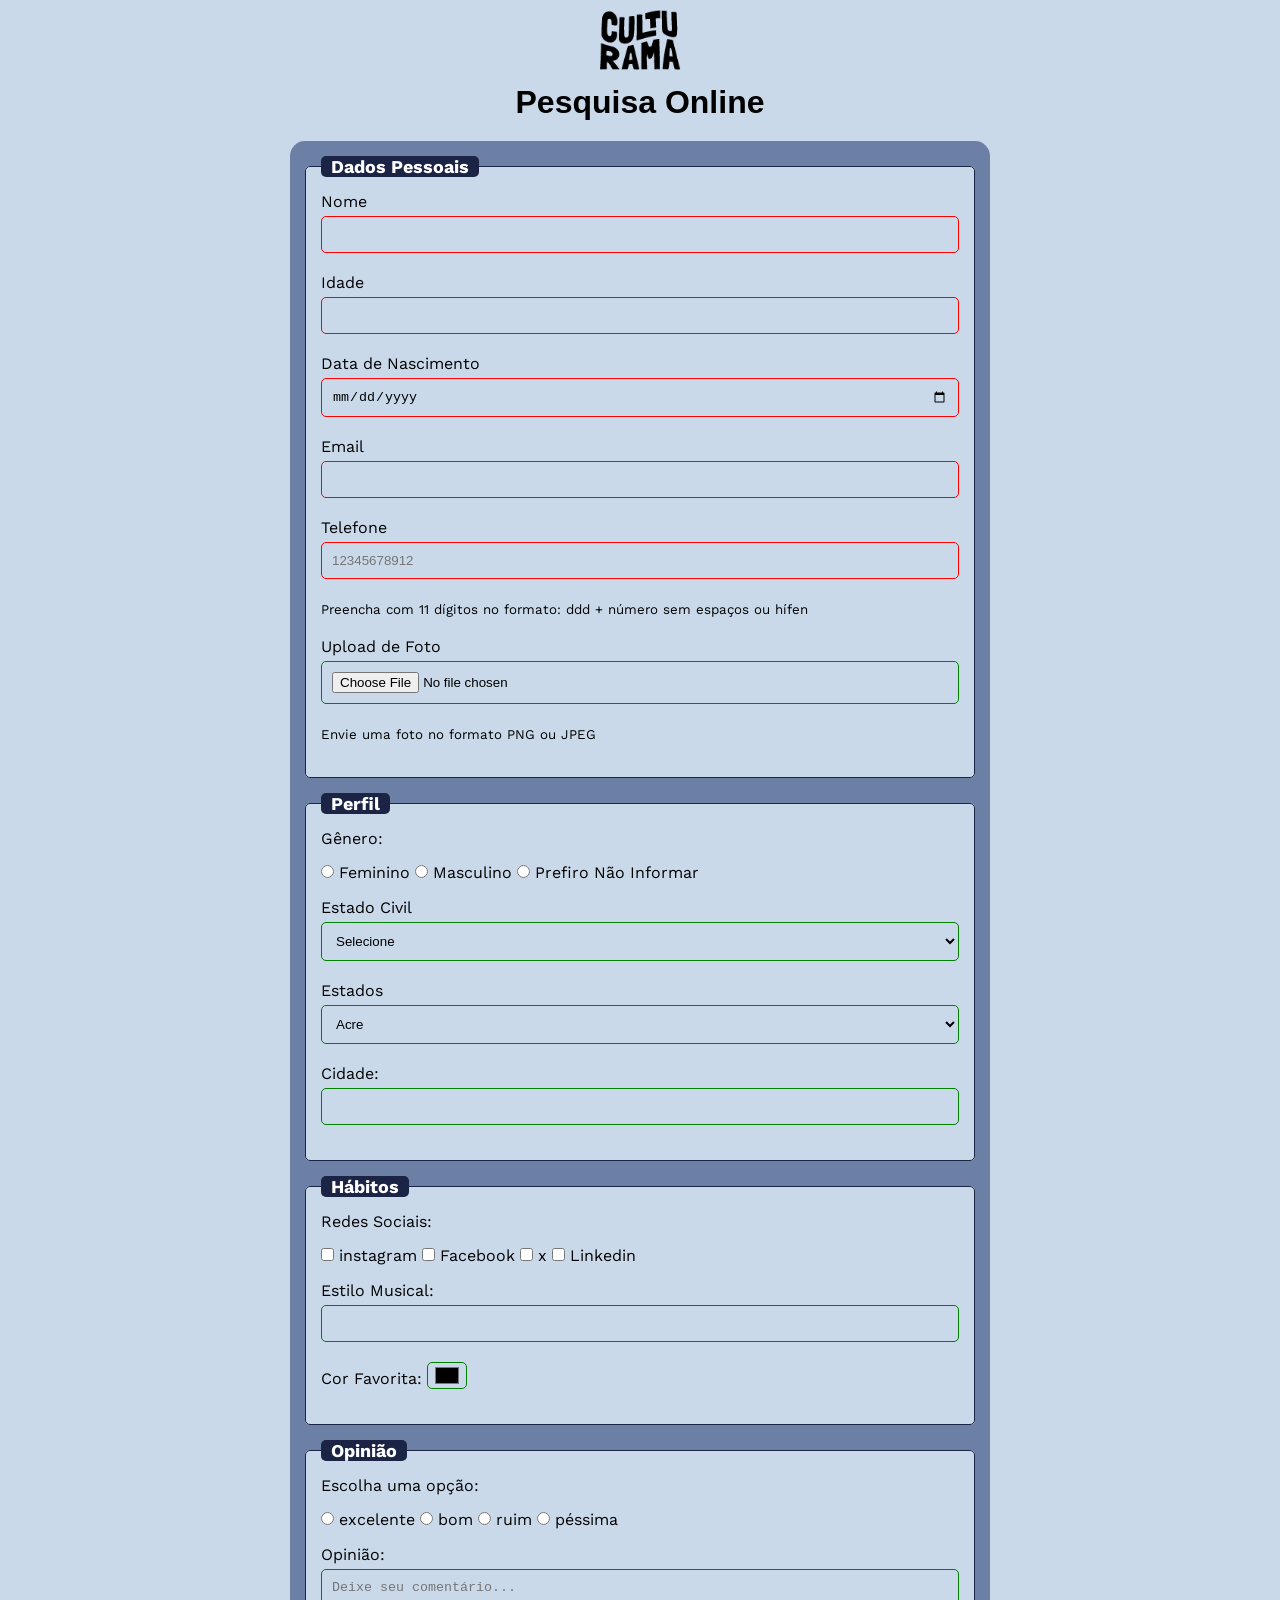
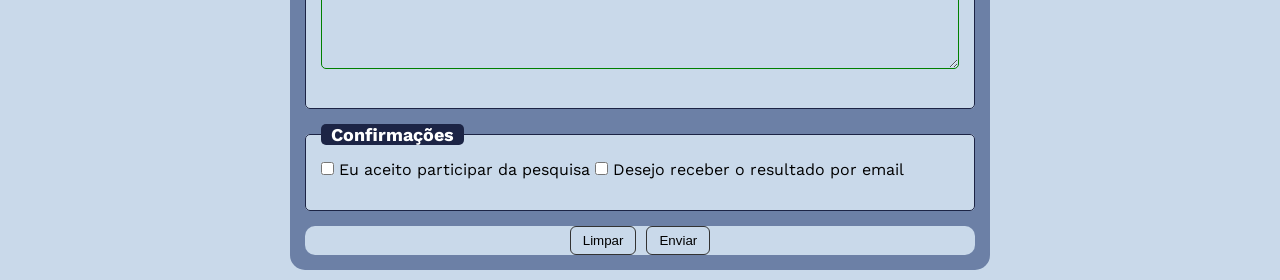
<file: Culturama/index.html>
<!DOCTYPE html>
<html lang="pt-br">
<head>
    <meta charset="UTF-8">
    <meta name="viewport" content="width=device-width, initial-scale=1.0">
    <link rel="icon" href="/projetos (1)/Culturama/culturama-favico.png" type="image/png">
    <title>Pesquisa Culturama</title>
    <link rel="stylesheet" href="/Culturama/css/style.css">
</head>
<body>
    <header>
        <img src="/Culturama/img/logo-culturama.png" alt="logo culturama">
        <h1>Pesquisa Online</h1>
    </header>
    <main>
        <section>
            <form action="sucesso.html" method="get">
                <fieldset>

                    <legend>Dados Pessoais</legend>
                    <label for="name">Nome</label>
                    <input id="name" type="text" name="userName" required>

                    <label for="userAge">Idade</label>
                    <input id="userAge" type="number" name="userAge" min="12" max="100" required>

                    <label for="bithDate">Data de Nascimento</label>
                    <input id="bithDate" type="date" name="birthDate" required>

                    <label for="userEmail">Email</label>
                    <input id="userEmail" type="email" name="userEmail" required>

                    <label for="userPhoneNumber">Telefone</label>
                    <input id="userPhoneNumber" type="tel" name="userPhoneNumber" required pattern="[0-9]{11}" placeholder="12345678912" aria-describedby="phoneHelp">
                    <small>Preencha com 11 dígitos no formato: ddd + número sem espaços ou hífen</small>
                    <br>

                    <label for="userImage">Upload de Foto</label>
                    <input id="userImage" type="file" accept="image/*" name="userImage" aria-describedby="image">
                    <small>Envie uma foto no formato PNG ou JPEG</small>
                </fieldset>

                <fieldset>
                    <legend>Perfil</legend>

                    <p>Gênero:</p>
                    <input id="userGender" type="radio" name="userGender" value="Feminino">
                    <label for="userGender">Feminino</label>

                    <input id="userGenderM" type="radio" name="userGender" value="Masculino">
                    <label for="userGenderM">Masculino</label>

                    <input id="notInformed" type="radio" name="userGender" value="notInformed">
                    <label for="notInformed">Prefiro Não Informar</label>
                    <br>

                    <label for="maritalStatus">Estado Civil</label>
                    <select id="maritalStatus" name="maritalStatus">
                        <option value="notSelected">Selecione</option>
                        <option value="casado">Casado</option>
                        <option value="solteiro">Solteiro</option>
                        <option value="divorciado">Divorciado</option>
                        <option value="uniaoEstavel">União Estável</option>
                    </select>
                        
                    <label for="userState">Estados</label>
                    <select id="userState" name="userState" required>
                        <option value="acre">Acre</option>
                        <option value="alagoas">Alagoas</option>
                        <option value="amapa">Amapá</option>
                        <option value="amazonas">Amazonas</option>
                        <option value="bahia">Bahia</option>
                        <option value="ceara">Ceará</option>
                        <option value="distritoFederal">Distrito Federal</option>
                        <option value="espiritoSanto">Espirito Santo</option>
                        <option value="goias">Goiás</option>
                        <option value="maranhao">Maranhão</option>
                        <option value="matoGrossoDoSul">Mato Grosso do Sul</option>
                        <option value="matoGrosso">Mato Grosso</option>
                        <option value="minasGerais">Minas Gerais</option>
                        <option value="para">Pará</option>
                        <option value="paraiba">Paraíba</option>
                        <option value="parana">Paraná</option>
                        <option value="pernambuco">Pernambuco</option>
                        <option value="piaui">Piauí</option>
                        <option value="rioDeJaneiro">Rio de Janeiro</option>
                        <option value="rioGrandeDoNorte">Rio Grande do Norte</option>
                        <option value="rioGrandeDoSul">Rio Grande do Sul</option>
                        <option value="rondonia">Rondônia</option>
                        <option value="roraima">Roraima</option>
                        <option value="santaCatarina">Santa Catarina</option>
                        <option value="ssoPaulo">São Paulo</option>
                        <option value="sergipe">Sergipe</option>
                        <option value="tocantins">Tocantins</option>
                    </select>

                    <label for="text" name="userCity">Cidade:</label>
                    <input id="text" name="userCity">
                    
                </fieldset>

                <fieldset>

                    <legend>Hábitos</legend>

                    <p>Redes Sociais:</p>
                    <input id="social" type="checkbox" name="social" value="instagram">
                    <label for="social">instagram</label>
                    <input id="facebook" type="checkbox" name="social" value="facebook">
                    <label for="facebook">Facebook</label>
                    <input id="x" type="checkbox" name="x" value="x">
                    <label for="x">x</label>
                    <input id="linkedin" type="checkbox" name="linkedin" value="linkedin">
                    <label for="linkedin">Linkedin</label>
                    <br>

                    <label for="musicStyle">Estilo Musical:</label>
                    <input list="styleTypes" id="musicStyle" name="muserMusicStyle" type="text">
                    <datalist id="styleTypes">
                        <option value="rock">
                        <option value="pop">
                        <option value="samba">
                        <option value="mpb">
                    </datalist>

                    <label for="colour">Cor Favorita:</label>
                    <input type="color" name="color" id="colour">

                </fieldset>

                <fieldset>
                    <legend>Opinião</legend>

                    <p>Escolha uma opção:</p>
                    <input type="radio" id="otima" name="satisfaction" value="otima" >
                    <label for="otima">excelente</label>
                    <input type="radio" id="good" name="satisfaction" value="bom">
                    <label for="good">bom</label>
                    <input type="radio" id="bad" name="satisfaction" value="ruim">
                    <label for="bad">ruim</label>
                    <input type="radio" id="worst" name="satisfaction" value="pessima">
                    <label for="worst">péssima</label>
                    <br>

                    <label for="longText">Opinião:</label>
                    <textarea id="longText" name="mensagem" placeholder="Deixe seu comentário..."></textarea>
                
                </fieldset>
             
                <fieldset>

                    <legend>Confirmações</legend>

                    <input type="checkbox" name="userLgpd" id="userLgpdterm" value="confirmed" required>
                    <label for="userLgpdterm">Eu aceito participar da pesquisa</label>
                    <input type="checkbox" name="userGetResult" id="getResult" value="accepted">
                    <label for="getResult">Desejo receber o resultado por email</label>

                </fieldset>
                <section class="botao">
                    <button type="reset" aria-label="limpar dados do forms">Limpar</button>
                    <button type="submit" aria-label="enviar dados do forms">Enviar</button>
                </section>
            </form>

        </section>
    
    </main>
</body>
</html>
</file>
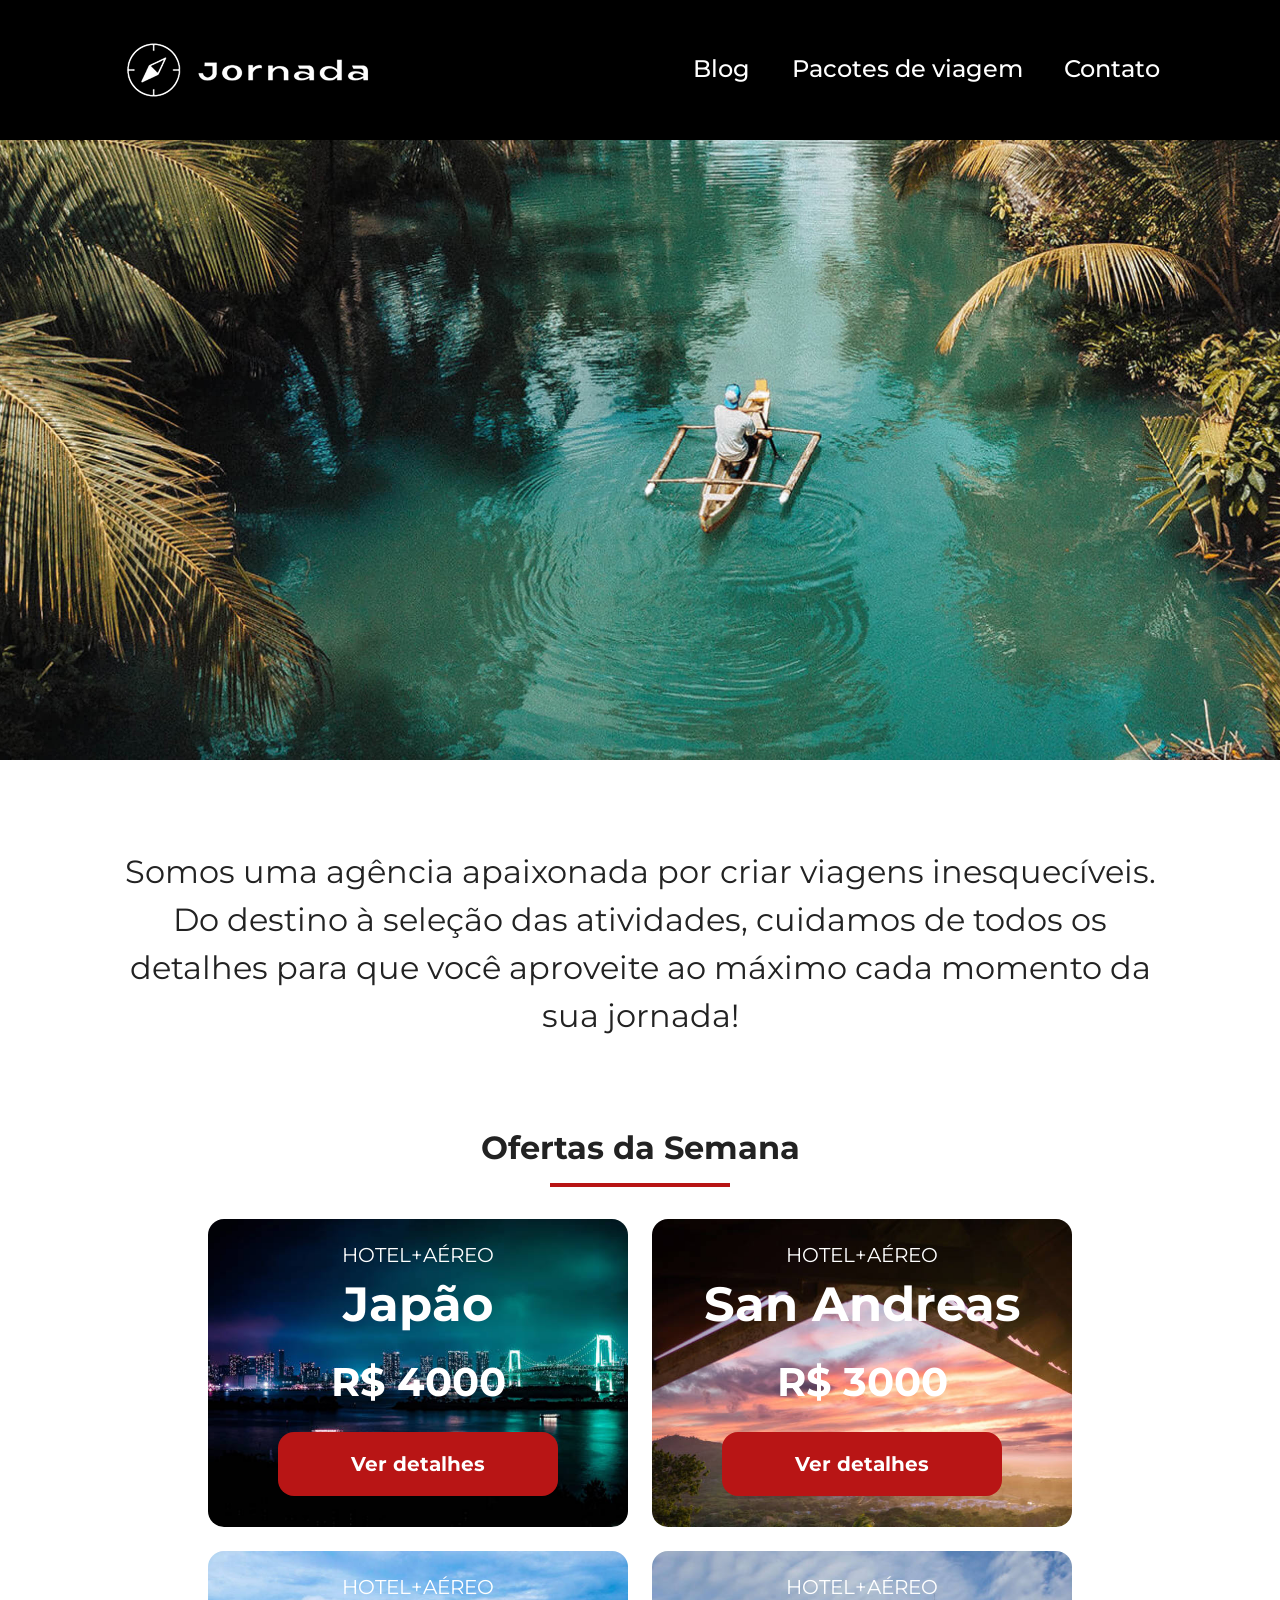
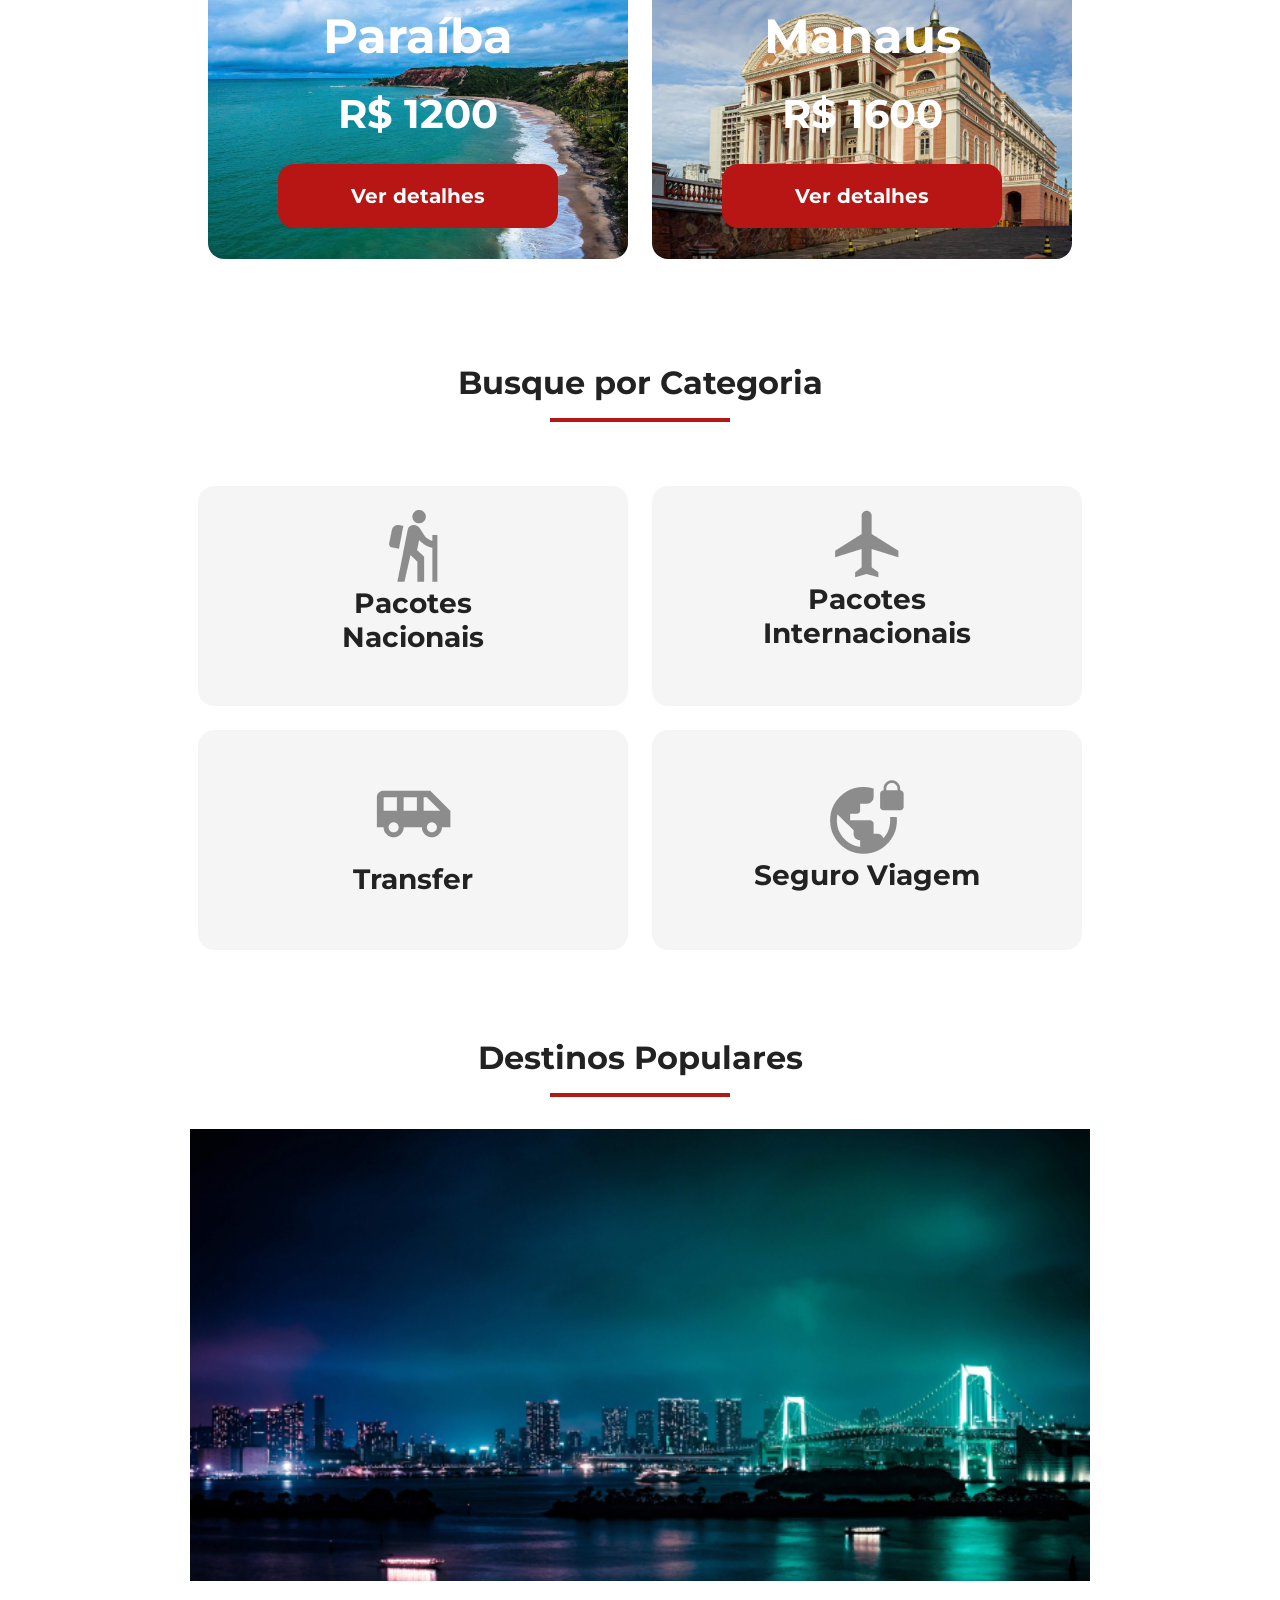
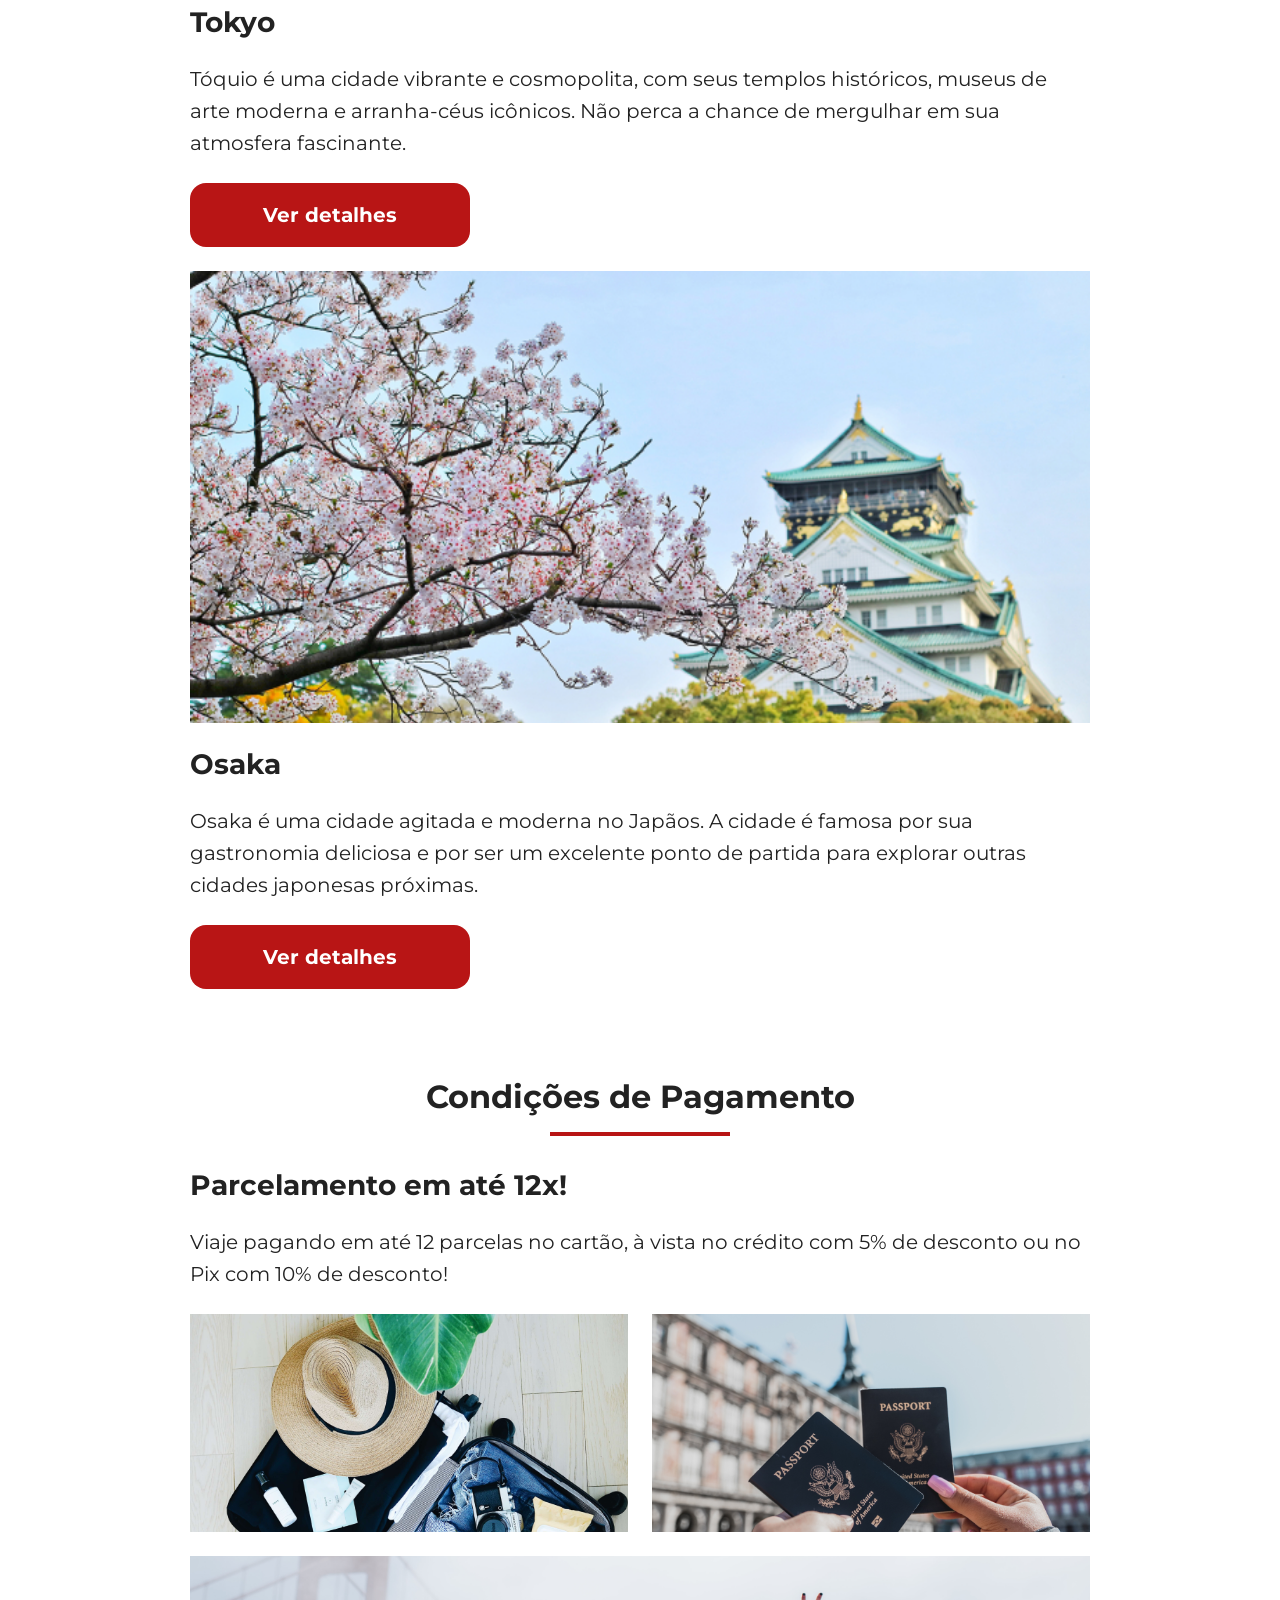
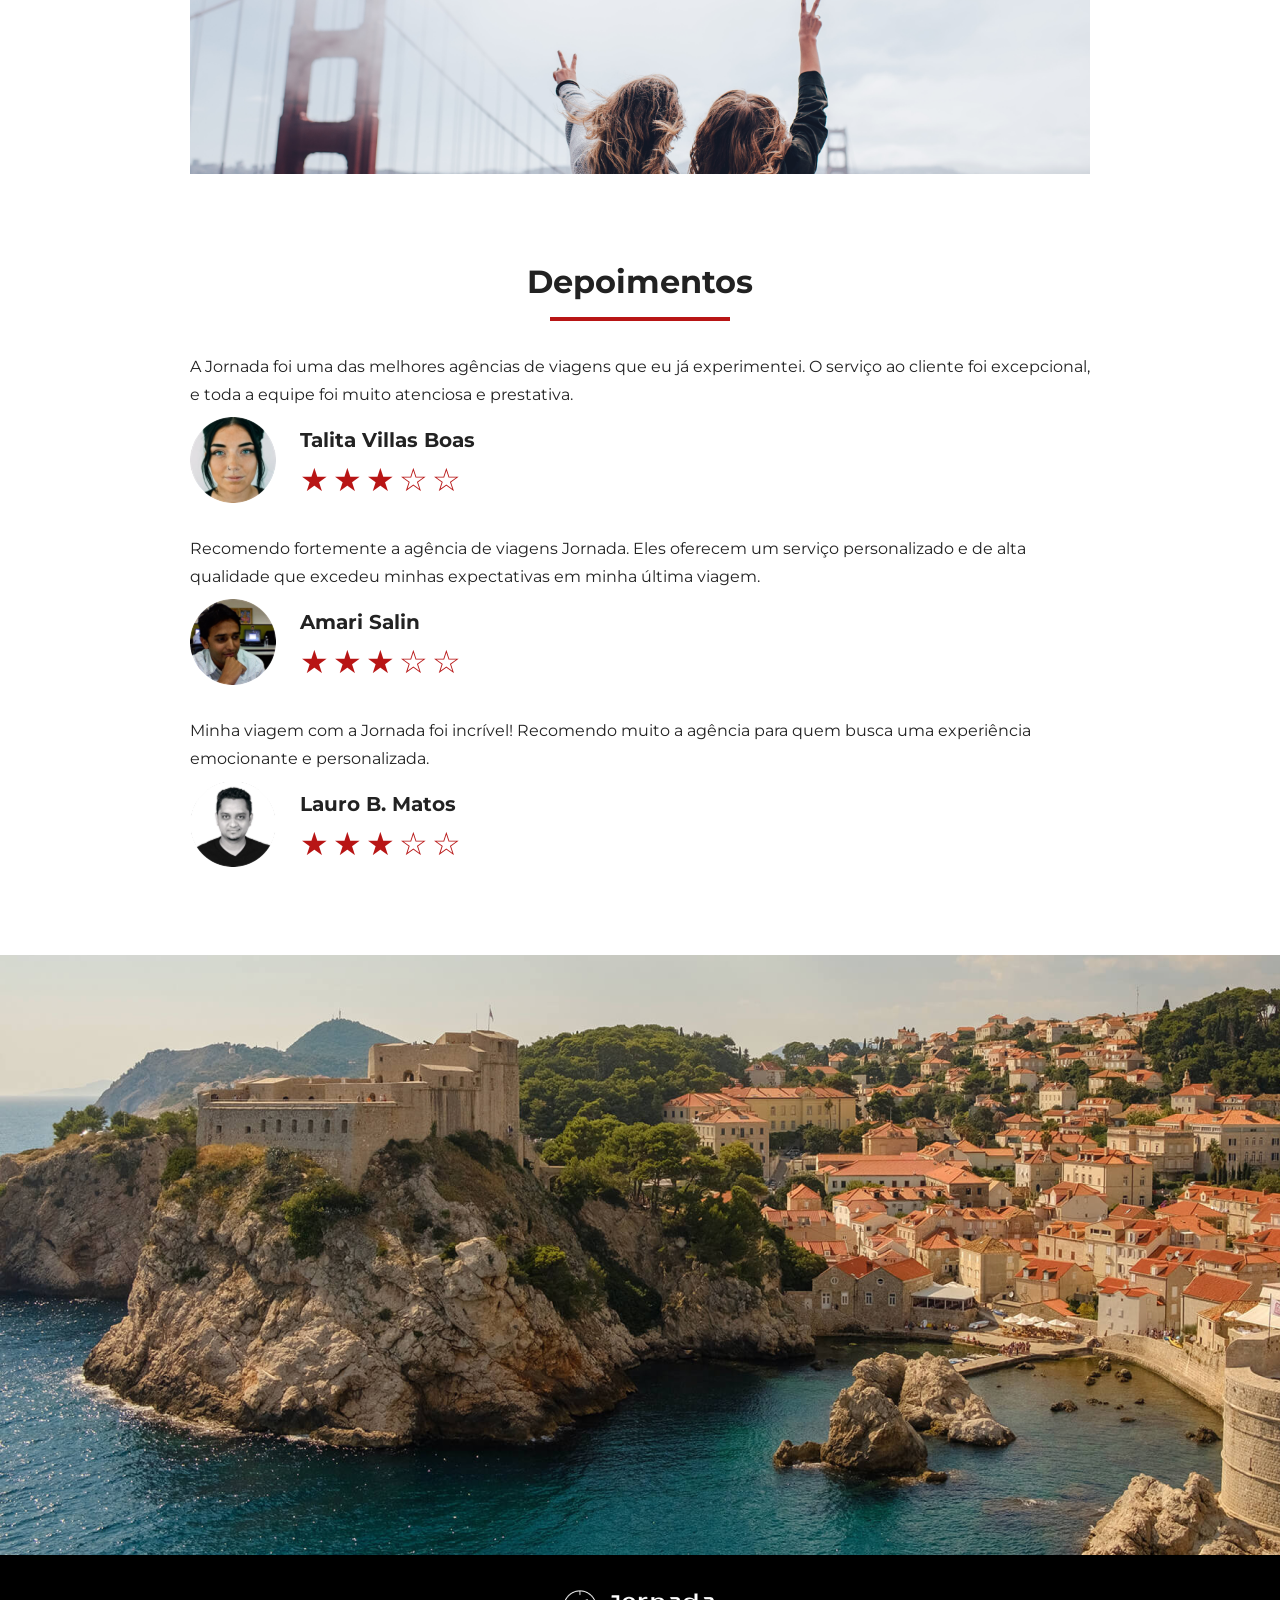
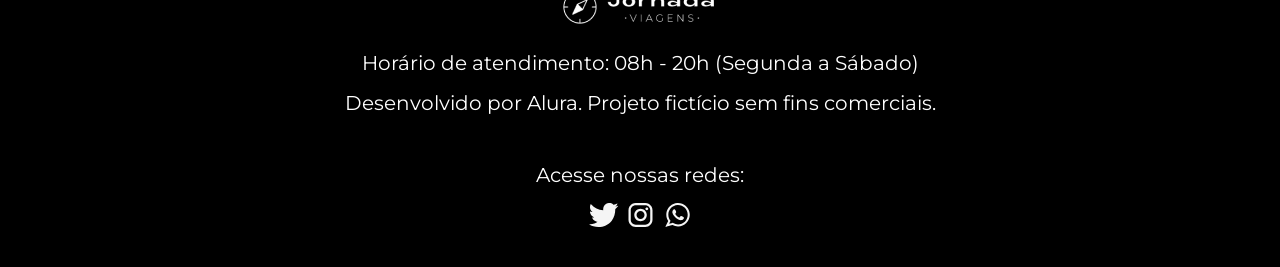
<file: jornada-viagens-main/jornada-viagens-main/index.html>
<!DOCTYPE html>
<html lang="pt-BR">
  <head>
    <meta charset="UTF-8" />
    <meta name="viewport" content="width=device-width, initial-scale=1.0" />
    <meta
      name="description"
      content="Jornada Viagens,uma agência apaixonada por criar viagens inesquecíveis"
    />

    <meta name="og:title" content="Jornada Viagens" />
    <meta
      name="og:description"
      content="Jornada Viagens,uma agência apaixonada por criar viagens inesquecíveis"
    />
    <meta
      name="og:image"
      content="https://danicastilho.github.io/jornada-viagens/img/logo-footer.png"
    />
    <meta name="og:type" content="website" />
    <meta
      name="og:url"
      content="https://danicastilho.github.io/jornada-viagens"
    />

    <link rel="icon" href="favico.svg" type="xml/svg" />
    <link rel="stylesheet" href="./css/style.css" />

    <title>Jornada Viagens</title>
  </head>
  <body>
    <header class="main-header">
      <a class="logo" href="index.html" title="voltar para a página inicial">
        <img
          class="img-mobile"
          src="img/bussola-jornada-branco.png"
          alt="Bussola do logo Jornada Viagens na cor branca"
        />
        <img
          class="img-desktop"
          src="img/bussola-texto-jornada-branco.png"
          alt="Logo Jornada Viagens na cor branca"
        />
      </a>
      <div class="navigation-menu">
        <label for="menu">
          <img src="img/menu.png" alt="menu" />
        </label>
        <input type="checkbox" id="menu" hidden />
        <nav>
          <ul class="list-links">
            <li>
              <a href="blog.html" target="_blank" title="Acessar Blog">Blog</a>
            </li>
            <li>
              <a
                href="pacotes-de-viagens.html"
                target="_blank"
                title="Acessar Pacotes de viagem"
                >Pacotes de viagem</a
              >
            </li>
            <li>
              <a href="contato.html" target="_blank" title="Acessar Contato"
                >Contato</a
              >
            </li>
          </ul>
        </nav>
      </div>
    </header>
    <section class="hero">
      <div class="hero-img"></div>
      <h2>
        Somos uma agência apaixonada por criar viagens inesquecíveis. Do destino
        à seleção das atividades, cuidamos de todos os detalhes para que você
        aproveite ao máximo cada momento da sua jornada!
      </h2>
    </section>
    <section class="offers">
      <div class="section-title">
        <h2>Ofertas da Semana</h2>
        <hr />
      </div>
      <div class="offers-cards">
        <article class="card japao">
          <header>
            <p>HOTEL+AÉREO</p>
            <h3>
              Japão <br />
              <span>R$ 4000</span>
            </h3>
          </header>
          <footer>
            <a href="#" class="button">Ver detalhes</a>
          </footer>
        </article>
        <article class="card san-andreas">
          <header>
            <p>HOTEL+AÉREO</p>
            <h3>
              San Andreas <br />
              <span>R$ 3000</span>
            </h3>
          </header>
          <footer>
            <a href="#" class="button">Ver detalhes</a>
          </footer>
        </article>
        <article class="card paraiba">
          <header>
            <p>HOTEL+AÉREO</p>
            <h3>
              Paraíba <br />
              <span>R$ 1200</span>
            </h3>
          </header>
          <footer>
            <a href="#" class="button">Ver detalhes</a>
          </footer>
        </article>
        <article class="card manaus">
          <header>
            <p>HOTEL+AÉREO</p>
            <h3>
              Manaus <br />
              <span>R$ 1600</span>
            </h3>
          </header>
          <footer>
            <a href="#" class="button">Ver detalhes</a>
          </footer>
        </article>
      </div>
    </section>
    <section class="categories">
      <div class="section-title">
        <h2>Busque por Categoria</h2>
        <hr />
      </div>
      <div class="categories-cards">
        <a
          class="card"
          href="#"
          target="_blank"
          title="Busque pela categoria Pacotes Nacionais"
        >
          <img
            src="img/icone-caminhada.png"
            alt="ícone cinza representando uma pessoa fazendo tracking"
          />
          <h3 class="content-title">
            Pacotes<br />
            Nacionais
          </h3>
        </a>

        <a
          class="card"
          href="#"
          target="_blank"
          title="Busque pela categoria Pacotes Internacionais"
        >
          <img
            src="img/icone-aviao.png"
            alt="ícone cinza representando um avião"
          />
          <h3 class="content-title">
            Pacotes <br />
            Internacionais
          </h3>
        </a>
        <a
          class="card single-line transfer"
          href="#"
          target="_blank"
          title="Busque pela categoria Transfer"
        >
          <img
            src="img/icone-onibus.png"
            alt="ícone cinza representando um ônibus"
          />
          <h3 class="content-title">Transfer</h3>
        </a>
        <a
          class="card single-line"
          href="#"
          target="_blank"
          title="Busque pela categoria Seguro Viagem"
        >
          <img
            src="img/icone-planeta.png"
            alt="ícone cinza representando o planeta terra com um cadeado"
          />
          <h3 class="content-title">Seguro Viagem</h3>
        </a>
      </div>
    </section>
    <section class="destinations">
      <div class="section-title">
        <h2>Destinos Populares</h2>
        <hr />
      </div>
      <div class="destination-items">
        <article class="item tokyo">
          <header>
            <div class="img-item"></div>
            <h3 class="content-title">Tokyo</h3>
          </header>
          <p class="content-text">
            Tóquio é uma cidade vibrante e cosmopolita, com seus templos
            históricos, museus de arte moderna e arranha-céus icônicos. Não
            perca a chance de mergulhar em sua atmosfera fascinante.
          </p>
          <footer>
            <a
              href="#"
              class="button"
              target="_blank"
              title="Veja mais detalhes do destino Tokyo"
              >Ver detalhes</a
            >
          </footer>
        </article>
        <article class="item osaka">
          <header>
            <div class="img-item"></div>
            <h3 class="content-title">Osaka</h3>
          </header>
          <p class="content-text">
            Osaka é uma cidade agitada e moderna no Japãos. A cidade é famosa
            por sua gastronomia deliciosa e por ser um excelente ponto de
            partida para explorar outras cidades japonesas próximas.
          </p>
          <footer>
            <a
              href="#"
              class="button"
              target="_blank"
              title="Veja mais detalhes do destino Osaka"
              >Ver detalhes</a
            >
          </footer>
        </article>
      </div>
    </section>
    <section class="payments">
      <div class="section-title">
        <h2>Condições de Pagamento</h2>
        <hr />
      </div>
      <div class="content-container">
        <div class="text-content">
          <h3 class="content-title">Parcelamento em até 12x!</h3>
          <p class="content-text">
            Viaje pagando em até 12 parcelas no cartão, à vista no crédito com
            5% de desconto ou no Pix com 10% de desconto!
          </p>
        </div>
        <div class="image-gallery">
          <div class="image first"></div>
          <div class="image second"></div>
          <div class="image thirdy colspan-2"></div>
        </div>
      </div>
    </section>
    <section class="testimonials">
      <div class="section-title">
        <h2>Depoimentos</h2>
        <hr />
      </div>
      <div class="testimonial-container">
        <article>
          <header>
            <p>
              A Jornada foi uma das melhores agências de viagens que eu já
              experimentei. O serviço ao cliente foi excepcional, e toda a
              equipe foi muito atenciosa e prestativa.
            </p>
          </header>
          <footer>
            <img
              src="img/avatar-talita.png"
              alt="imagem de perfil da cliente Talita Villas Boas"
            />
            <div class="profile-content">
              <h3>Talita Villas Boas</h3>
              <div class="rating">
                <span class="star">★</span>
                <span class="star">★</span>
                <span class="star">★</span>
                <span class="star">☆</span>
                <span class="star">☆</span>
              </div>
            </div>
          </footer>
        </article>
        <article>
          <header>
            <p>
              Recomendo fortemente a agência de viagens Jornada. Eles oferecem
              um serviço personalizado e de alta qualidade que excedeu minhas
              expectativas em minha última viagem.
            </p>
          </header>
          <footer>
            <img
              src="img/avatar-amari.png"
              alt="imagem de perfil do cliente Amari Salin"
            />
            <div class="profile-content">
              <h3>Amari Salin</h3>
              <div class="rating">
                <span class="star">★</span>
                <span class="star">★</span>
                <span class="star">★</span>
                <span class="star">☆</span>
                <span class="star">☆</span>
              </div>
            </div>
          </footer>
        </article>
        <article>
          <header>
            <p>
              Minha viagem com a Jornada foi incrível! Recomendo muito a agência
              para quem busca uma experiência emocionante e personalizada.
            </p>
          </header>
          <footer>
            <img
              src="img/avatar-lauro.png"
              alt="imagem de perfil do cliente Lauro B. Matos"
            />
            <div class="profile-content">
              <h3>Lauro B. Matos</h3>
              <div class="rating">
                <span class="star">★</span>
                <span class="star">★</span>
                <span class="star">★</span>
                <span class="star">☆</span>
                <span class="star">☆</span>
              </div>
            </div>
          </footer>
        </article>
      </div>
    </section>
    <section class="bottom-hero">
      <div class="hero-img"></div>
    </section>
    <footer class="main-footer">
      <div class="footer-content">
        <img src="img/logo-footer.png" alt="logo completo Jornada Viagens" />
        <p>Horário de atendimento: 08h - 20h (Segunda a Sábado)</p>
        <p>Desenvolvido por Alura. Projeto fictício sem fins comerciais.</p>
      </div>
      <div class="footer-social">
        <p>Acesse nossas redes:</p>

        <a href="#" target="_blank" title="Acesse o Twitter do Jornada Viagens"
          ><img
            src="img/icone-twitter.svg"
            alt="icone do Twitter na cor branca"
        /></a>

        <a
          href="#"
          target="_blank"
          title="Acesse o Instagram do Jornada Viagens"
          ><img
            src="img/icone-instagram.svg"
            alt="icone do Instagram na cor branca"
        /></a>

        <a href="#" target="_blank" title="Entre em contato através do whatsapp"
          ><img
            src="img/icone-whatsapp.svg"
            alt="icone do whatsapp na cor branca"
        /></a>
      </div>
    </footer>
  </body>
</html>
</file>
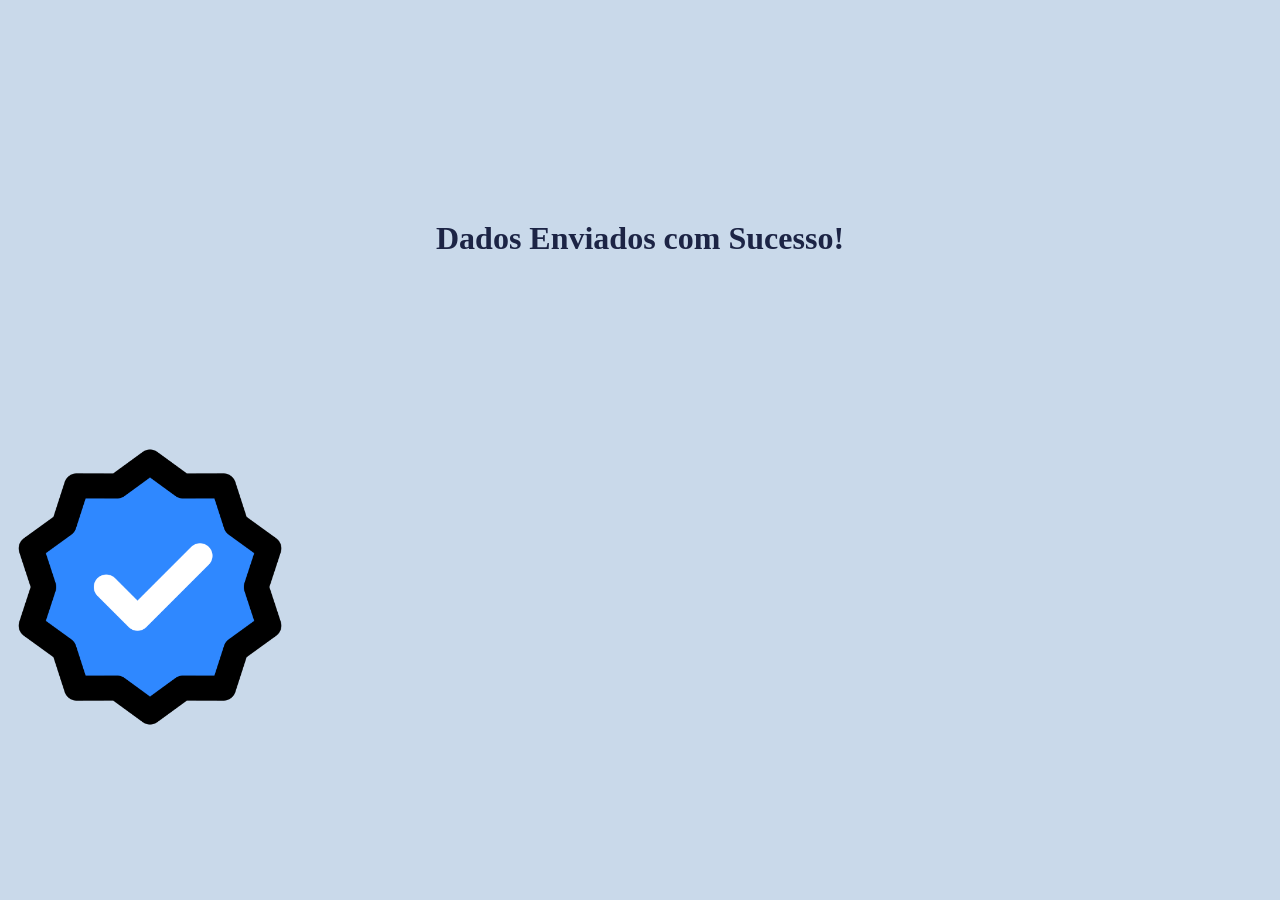
<file: Culturama/sucesso.html>
<!DOCTYPE html>
<html lang="pt-br">
<head>
    <meta charset="UTF-8">
    <meta name="viewport" content="width=device-width, initial-scale=1.0">
    <title>Pesquisa Culturama</title>
    <link rel="icon" href="/Culturama/culturama-favico.png" type="image/png">
    <link rel="stylesheet" href="/Culturama/css/sucesso.css">
</head>
<body>
    <h1 role="alert">Dados Enviados com Sucesso!</h1>
    <img src="/Culturama/img/success_icon_154786 - Copia.png">
</body>
</html>
</file>
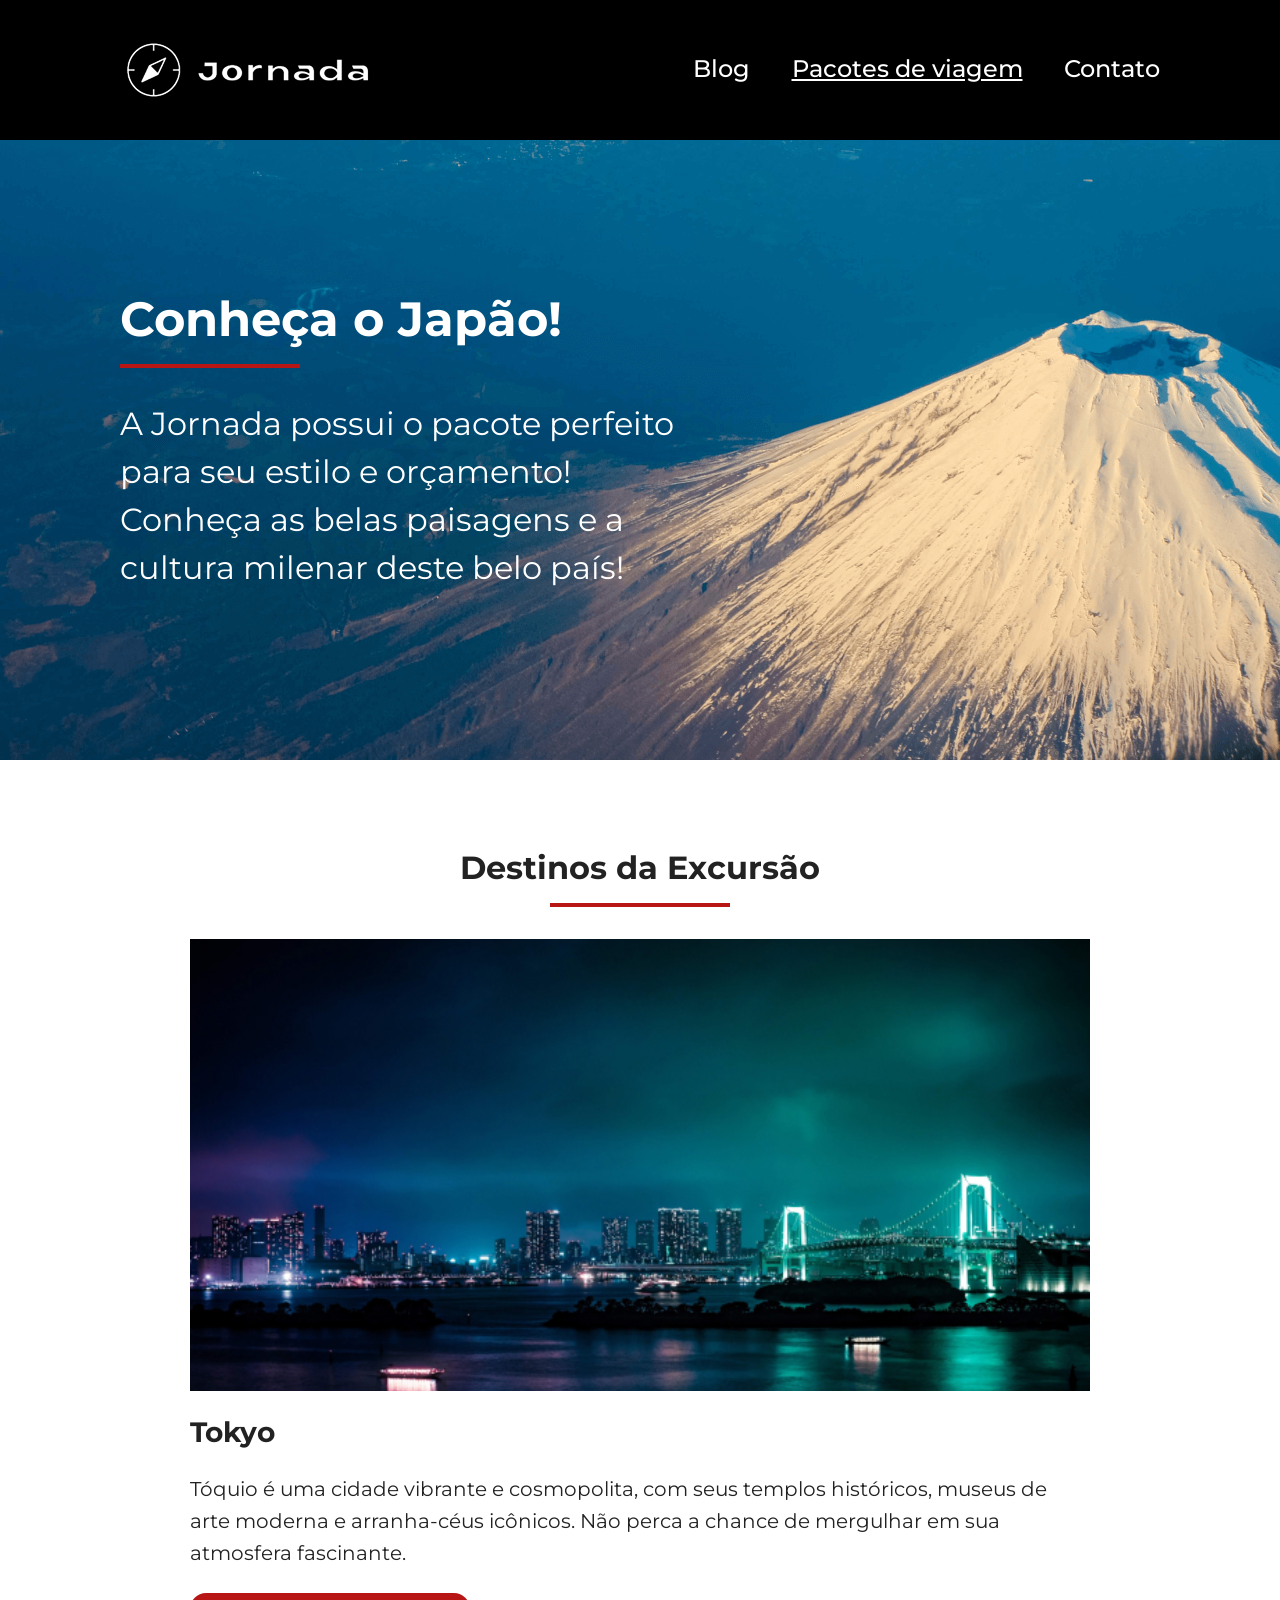
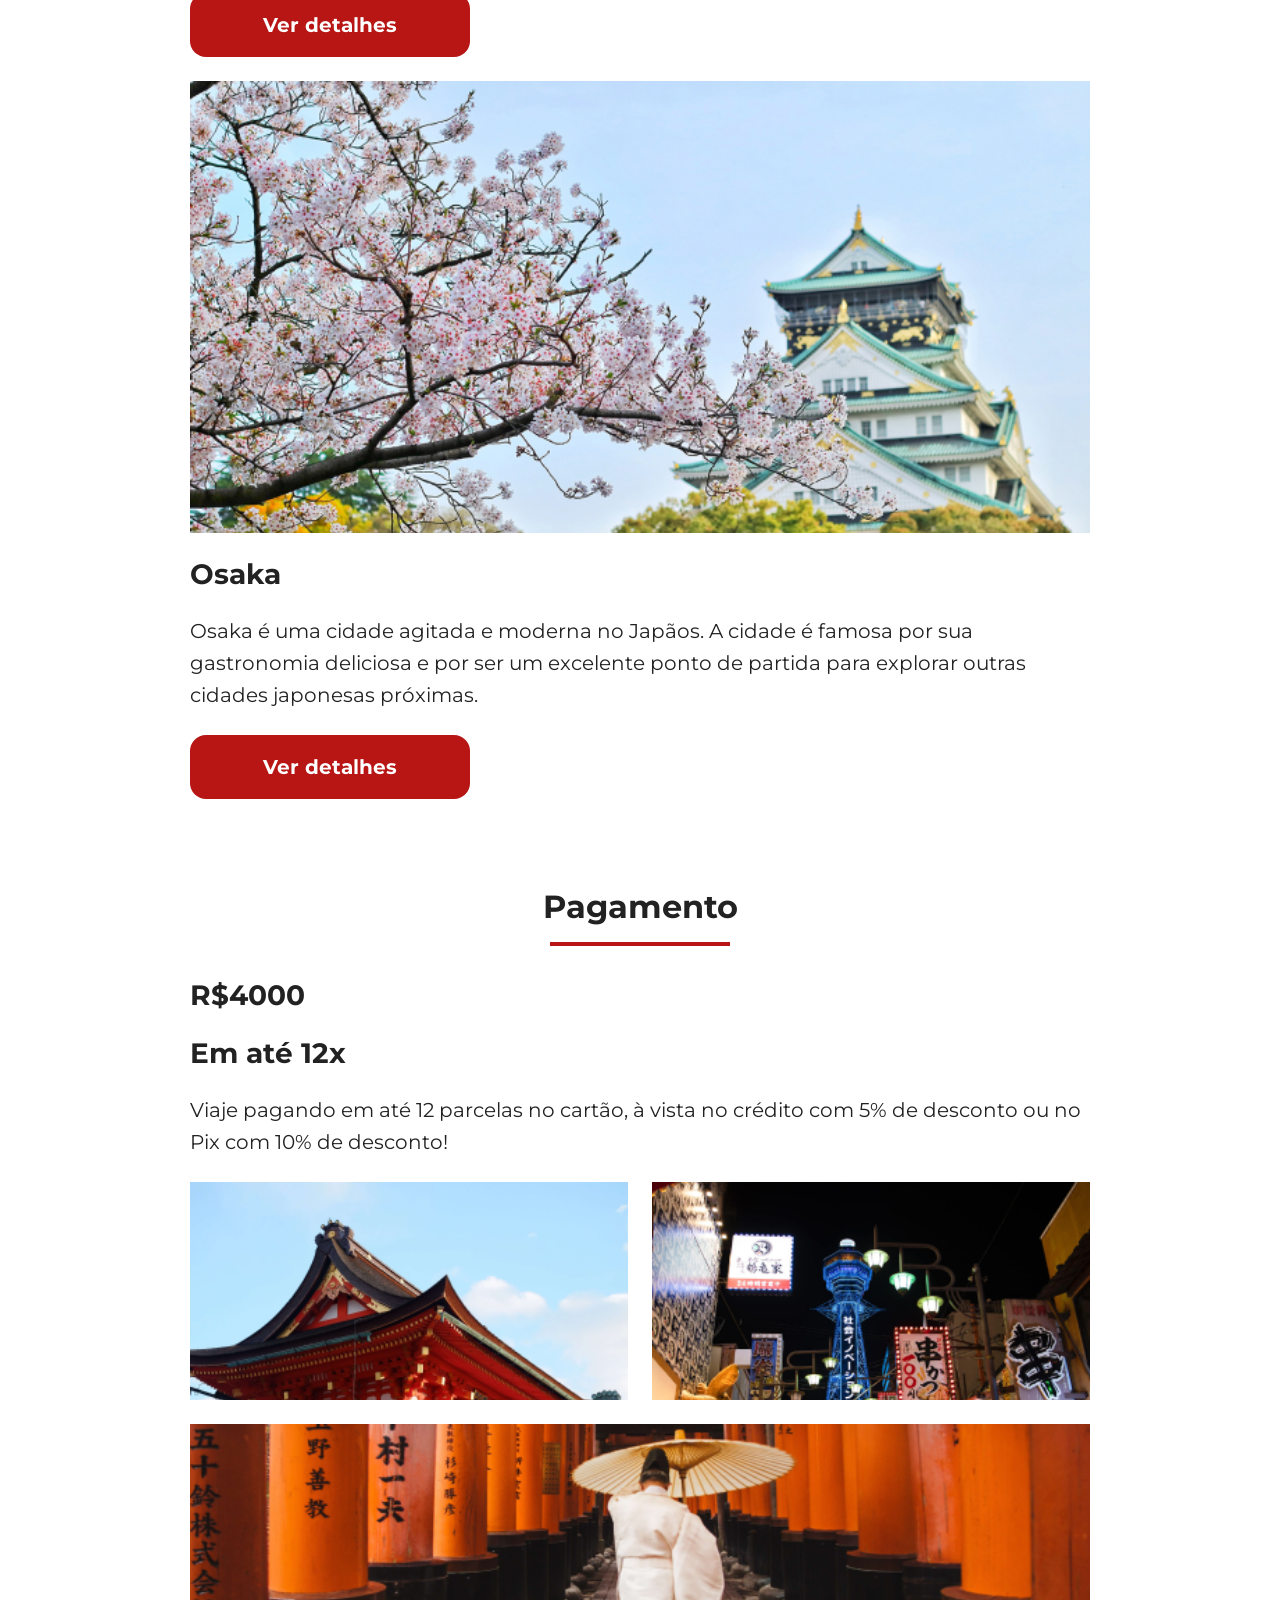
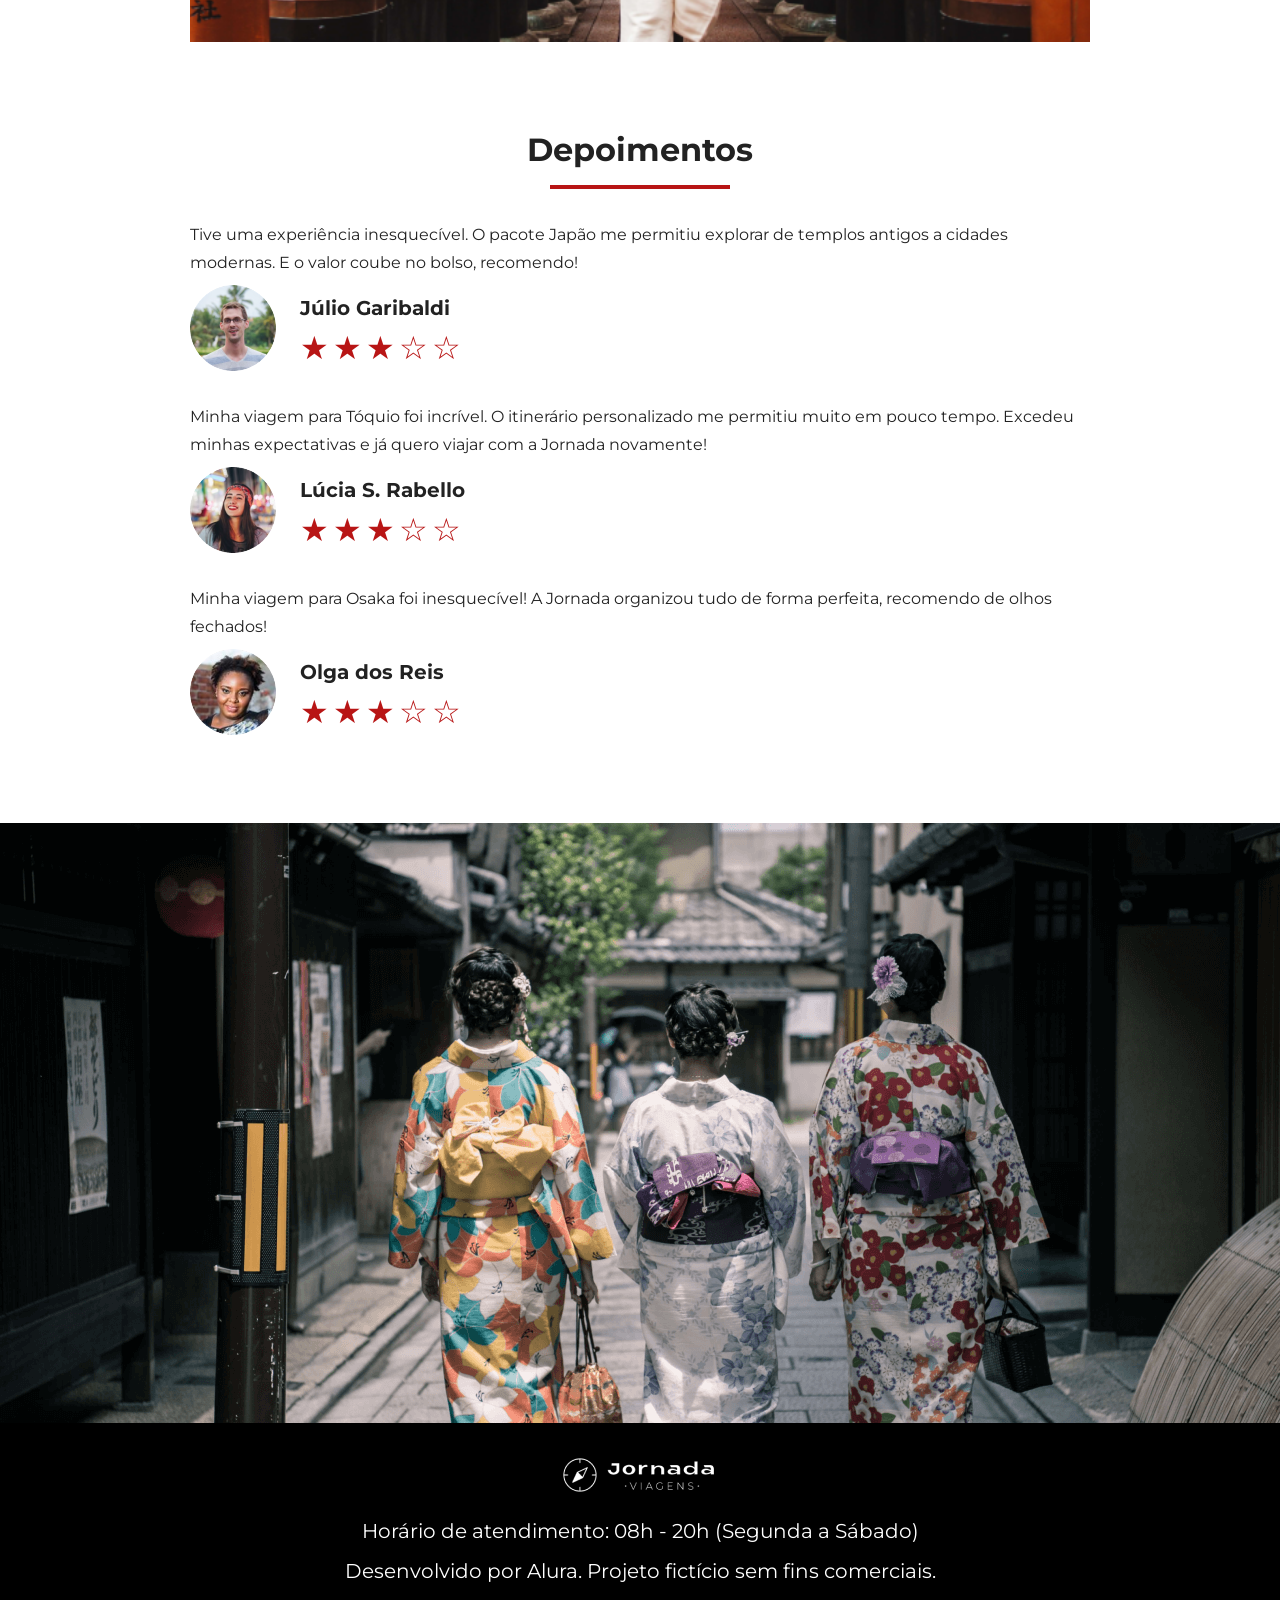
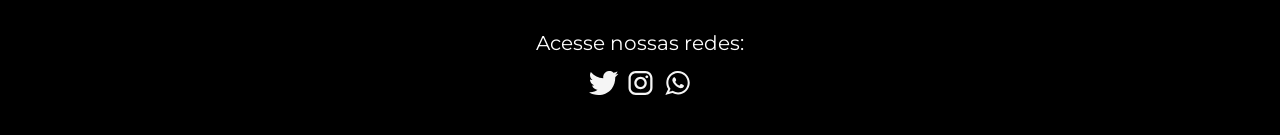
<file: jornada-viagens-main/jornada-viagens-main/pacotes-de-viagens.html>
<!DOCTYPE html>
<html lang="pt-BR">
  <head>
    <meta charset="UTF-8" />
    <meta name="viewport" content="width=device-width, initial-scale=1.0" />
    <meta
      name="description"
      content="Jornada Viagens,uma agência apaixonada por criar viagens inesquecíveis"
    />

    <meta name="og:title" content="Jornada Viagens" />
    <meta
      name="og:description"
      content="Jornada Viagens,uma agência apaixonada por criar viagens inesquecíveis"
    />
    <meta
      name="og:image"
      content="https://danicastilho.github.io/jornada-viagens/img/logo-footer.png"
    />
    <meta name="og:type" content="website" />
    <meta
      name="og:url"
      content="https://danicastilho.github.io/jornada-viagens"
    />

    <link rel="icon" href="favico.svg" type="xml/svg" />
    <link rel="stylesheet" href="./css/style.css" />

    <title>Jornada Viagens</title>
  </head>
  <body>
    <header class="main-header">
      <a class="logo" href="index.html" title="voltar para a página inicial">
        <img
          class="img-mobile"
          src="img/bussola-jornada-branco.png"
          alt="Bussola do logo Jornada Viagens na cor branca"
        />
        <img
          class="img-desktop"
          src="img/bussola-texto-jornada-branco.png"
          alt="Logo Jornada Viagens na cor branca"
        />
      </a>
      <div class="navigation-menu">
        <label for="menu">
          <img src="img/menu.png" alt="menu" />
        </label>
        <input type="checkbox" id="menu" hidden />
        <nav>
          <ul class="list-links">
            <li>
              <a href="blog.html" target="_blank" title="Acessar Blog">Blog</a>
            </li>
            <li>
              <a
                class="active"
                href="pacotes-de-viagens.html"
                target="_blank"
                title="Acessar Pacotes de viagem"
                >Pacotes de viagem</a
              >
            </li>
            <li>
              <a href="contato.html" target="_blank" title="Acessar Contato"
                >Contato</a
              >
            </li>
          </ul>
        </nav>
      </div>
    </header>
    <section class="travel-packages hero">
      <div class="hero-img">
        <div class="hero-content">
          <h1>Conheça o Japão!</h1>
          <hr />
          <p>
            A Jornada possui o pacote perfeito para seu estilo e orçamento!
            Conheça as belas paisagens e a cultura milenar deste belo país!
          </p>
        </div>
      </div>
    </section>

    <section class="travel-packages destinations">
      <div class="section-title">
        <h2>Destinos da Excursão</h2>
        <hr />
      </div>
      <div class="destination-items">
        <article class="item tokyo">
          <header>
            <div class="img-item"></div>
            <h3 class="content-title">Tokyo</h3>
          </header>
          <p class="content-text">
            Tóquio é uma cidade vibrante e cosmopolita, com seus templos
            históricos, museus de arte moderna e arranha-céus icônicos. Não
            perca a chance de mergulhar em sua atmosfera fascinante.
          </p>
          <footer>
            <a
              href="#"
              class="button"
              target="_blank"
              title="Veja mais detalhes do destino Tokyo"
              >Ver detalhes</a
            >
          </footer>
        </article>
        <article class="item osaka">
          <header>
            <div class="img-item"></div>
            <h3 class="content-title">Osaka</h3>
          </header>
          <p class="content-text">
            Osaka é uma cidade agitada e moderna no Japãos. A cidade é famosa
            por sua gastronomia deliciosa e por ser um excelente ponto de
            partida para explorar outras cidades japonesas próximas.
          </p>
          <footer>
            <a
              href="#"
              class="button"
              target="_blank"
              title="Veja mais detalhes do destino Osaka"
              >Ver detalhes</a
            >
          </footer>
        </article>
      </div>
    </section>
    <section class="travel-packages payments">
      <div class="section-title">
        <h2>Pagamento</h2>
        <hr />
      </div>
      <div class="content-container">
        <div class="text-content">
          <h3 class="content-title">R$4000</h3>
          <h3 class="content-title">Em até 12x</h3>

          <p class="content-text">
            Viaje pagando em até 12 parcelas no cartão, à vista no crédito com
            5% de desconto ou no Pix com 10% de desconto!
          </p>
        </div>
        <div class="image-gallery">
          <div class="image first"></div>
          <div class="image second"></div>
          <div class="image thirdy colspan-2"></div>
        </div>
      </div>
    </section>
    <section class="testimonials">
      <div class="section-title">
        <h2>Depoimentos</h2>
        <hr />
      </div>
      <div class="testimonial-container">
        <article>
          <header>
            <p>
              Tive uma experiência inesquecível. O pacote Japão me permitiu
              explorar de templos antigos a cidades modernas. E o valor coube no
              bolso, recomendo!
            </p>
          </header>
          <footer>
            <img
              src="img/travel-packages/avatar-julio.png"
              alt="imagem de perfil do cliente Júlio Garibaldi"
            />
            <div class="profile-content">
              <h3>Júlio Garibaldi</h3>
              <div class="rating">
                <span class="star">★</span>
                <span class="star">★</span>
                <span class="star">★</span>
                <span class="star">☆</span>
                <span class="star">☆</span>
              </div>
            </div>
          </footer>
        </article>
        <article>
          <header>
            <p>
              Minha viagem para Tóquio foi incrível. O itinerário personalizado
              me permitiu muito em pouco tempo. Excedeu minhas expectativas e já
              quero viajar com a Jornada novamente!
            </p>
          </header>
          <footer>
            <img
              src="img/travel-packages/avatar-lucia.png"
              alt="imagem de perfil da cliente Lúcia S. Rabello"
            />
            <div class="profile-content">
              <h3>Lúcia S. Rabello</h3>
              <div class="rating">
                <span class="star">★</span>
                <span class="star">★</span>
                <span class="star">★</span>
                <span class="star">☆</span>
                <span class="star">☆</span>
              </div>
            </div>
          </footer>
        </article>
        <article>
          <header>
            <p>
              Minha viagem para Osaka foi inesquecível! A Jornada organizou tudo
              de forma perfeita, recomendo de olhos fechados!
            </p>
          </header>
          <footer>
            <img
              src="img/travel-packages/avatar-olga.png"
              alt="imagem de perfil da cliente Olga dos Reis"
            />
            <div class="profile-content">
              <h3>Olga dos Reis</h3>
              <div class="rating">
                <span class="star">★</span>
                <span class="star">★</span>
                <span class="star">★</span>
                <span class="star">☆</span>
                <span class="star">☆</span>
              </div>
            </div>
          </footer>
        </article>
      </div>
    </section>
    <section class="travel-packages bottom-hero">
      <div class="hero-img"></div>
    </section>
    <footer class="main-footer">
      <div class="footer-content">
        <img src="img/logo-footer.png" alt="logo completo Jornada Viagens" />
        <p>Horário de atendimento: 08h - 20h (Segunda a Sábado)</p>
        <p>Desenvolvido por Alura. Projeto fictício sem fins comerciais.</p>
      </div>
      <div class="footer-social">
        <p>Acesse nossas redes:</p>

        <a href="#" target="_blank" title="Acesse o Twitter do Jornada Viagens"
          ><img
            src="img/icone-twitter.svg"
            alt="icone do Twitter na cor branca"
        /></a>

        <a
          href="#"
          target="_blank"
          title="Acesse o Instagram do Jornada Viagens"
          ><img
            src="img/icone-instagram.svg"
            alt="icone do Instagram na cor branca"
        /></a>

        <a href="#" target="_blank" title="Entre em contato através do whatsapp"
          ><img
            src="img/icone-whatsapp.svg"
            alt="icone do whatsapp na cor branca"
        /></a>
      </div>
    </footer>
  </body>
</html>
</file>
<file: Culturama/css/style.css>
@import url('https://fonts.googleapis.com/css2?family=Fjord+One&family=Work+Sans:ital,wght@0,100..900;1,100..900&display=swap');

* {
    margin: 0;
    padding: 0;
    box-sizing: border-box;
    background-color: #c9d9ea;
}

body {
    font-family: "work sans";

}

header {
    text-align: center;
    margin-bottom: 20px;
}

main {
    width: 100%;
    max-width: 700px;
    margin: 0 auto;
}

h1 {
    font-family: "Fjalla One", sans-serif;
}

p {
    margin-bottom: 15px;
}

form {
    padding: 15px;
    background-color: #6c80a6;
    border-radius: 15px;
    margin-bottom: 10px;
}

small {
    display: inline-block;
    margin-bottom: 20px;
    margin-top: 0;
}
fieldset {
    padding: 15px;
    border: 1px solid #1c2445;
    border-radius: 5px;
    margin-bottom: 15px;
}

legend {
    font-weight: bold;
    background-color: #1c2445;
    color: #ffffff;
    font-size: 18px;
    padding: 0 10px;
    border-radius: 5px;
}

label {
    display: inline-block;
    margin-bottom: 5px;
}

img {
    width: 100px;
}

input, select, textarea {
    width: 100%;
    padding: 10px;
    margin-bottom: 20px;
    border: 1px solid #1c2445;
    border-radius: 5px;
}

textarea {
    min-height: 100px;
}

input[type="radio"], 
input[type="checkbox"] {
    width: auto;
}

input[type="color"]{
    width: 40px;
    padding: 0 5px;
}

input:invalid, select:invalid, textarea:invalid{
    border-color: red;
}

input:valid, select:valid, textarea:valid{
    border-color: green;
}

.botao{
  display: flex;
  justify-content: center; 
  gap: 10px;  
  border-radius: 10px;          
}

button {
  padding: 6px 12px;
  border-radius: 6px;
  border: 1px solid #333;
}

button[type="submit"]:hover{
    background-color: green;
}

button[type="reset"]:hover{
    background-color: red;
}
</file>
<file: jornada-viagens-main/jornada-viagens-main/css/style.css>
@import url(global.css);
@import url(header.css);
@import url(hero.css);
@import url(offers.css);
@import url(categories.css);
@import url(destinations.css);
@import url(payments.css);
@import url(testimonials.css);
@import url(footer.css);
</file>
<file: Culturama/css/sucesso.css>
* {
    padding: 0;
    margin: 0;
    box-sizing: border-box;
    background-color: #c9d9ea;
    color: #1c2445;
}

h1 {
    width: 50%;
    margin: 20vh auto;
    text-align: center;
    padding-top: 40px;
}

img {
    display: block;
    justify-self: center;
    width: 300px;
}
</file>
